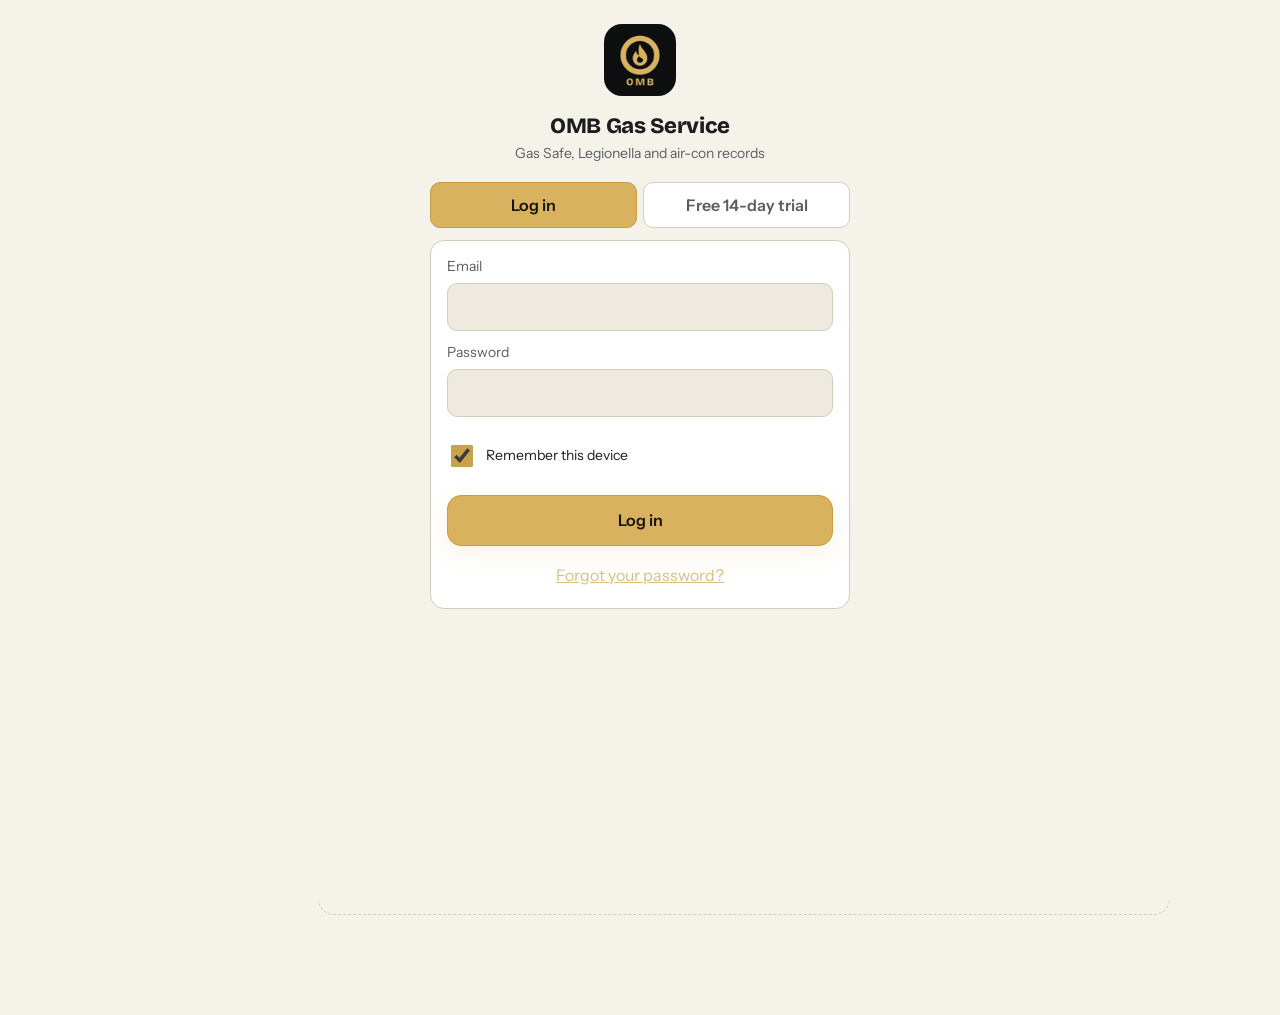
<file: index.html>
<!doctype html>
<html lang="en-GB">
<head>
<meta charset="utf-8">
<meta name="viewport" content="width=device-width, initial-scale=1, viewport-fit=cover, interactive-widget=resizes-content">
<meta http-equiv="Content-Security-Policy" content="default-src 'self'; script-src 'self'; style-src 'self' 'unsafe-inline'; img-src 'self' data: blob:; font-src 'self'; connect-src 'self' data: https://klgscnjbjglwrdqucufg.supabase.co; frame-src blob:; worker-src 'self' blob:; manifest-src 'self'; object-src 'none'; base-uri 'self'; form-action 'self'; upgrade-insecure-requests">
<meta name="theme-color" content="#0c0e10">
<meta name="apple-mobile-web-app-capable" content="yes">
<meta name="mobile-web-app-capable" content="yes">
<meta name="apple-mobile-web-app-title" content="OMB Gas">
<link rel="manifest" href="manifest.json">
<link rel="apple-touch-icon" href="icon-192.png">
<link rel="icon" href="icon-192.png">
<title>OMB Gas Service</title>
<script src="theme.js"></script>
<link rel="stylesheet" href="style.css">
</head>
<body>
<header class="bar">
  <img alt="" class="bar-logo">
  <div class="bar-title"><strong>OMB Gas Service</strong><small id="barSub">Services</small></div>
  <button type="button" id="searchBtn" class="helpbtn setbtn" aria-label="Search"><svg viewBox="0 0 24 24"><circle cx="11" cy="11" r="6.5"/><path d="M16 16l5 5"/></svg></button>
  <button type="button" id="setBtn" class="helpbtn setbtn" aria-label="Settings"><svg viewBox="0 0 24 24"><circle cx="12" cy="12" r="3"/><path d="M19 12a7 7 0 0 0-.1-1.2l2-1.5-2-3.4-2.3.9a7 7 0 0 0-2-1.2L14 3h-4l-.6 2.6a7 7 0 0 0-2 1.2l-2.3-.9-2 3.4 2 1.5A7 7 0 0 0 5 12c0 .4 0 .8.1 1.2l-2 1.5 2 3.4 2.3-.9a7 7 0 0 0 2 1.2L10 21h4l.6-2.6a7 7 0 0 0 2-1.2l2.3.9 2-3.4-2-1.5c.1-.4.1-.8.1-1.2z"/></svg></button>
  <button type="button" id="helpBtn" class="helpbtn" data-act="help" aria-label="Help">?</button>
  <span id="syncDot" class="dot" title="Sync status"></span>
</header>
<main id="view"><div class="boot"><img src="icon-192.png" alt="" width="72" height="72"><div class="bootspin"></div><p>Loading OMB Gas Service…</p></div></main>
<nav id="nav" class="tabs"></nav>
<div id="toast" class="toast" role="status"></div>
<link rel="preload" as="script" href="cal.js">
<link rel="preload" as="script" href="search.js">
<link rel="preload" as="script" href="boilertol.js">
<link rel="preload" as="script" href="tour.js">
<link rel="preload" as="script" href="data-tools.js">
<link rel="preload" as="script" href="zip-backup.js">
<link rel="preload" as="script" href="today.js">
<link rel="preload" as="script" href="register.js">
<link rel="preload" as="script" href="history.js">
<link rel="preload" as="script" href="followup.js">
<link rel="preload" as="script" href="commonfaults.js">
<link rel="preload" as="script" href="app.js">
<script src="pdf-lazy.js"></script>
<script src="addr.js"></script>
<script src="help.js"></script>
<script src="reminders.js"></script>
<script src="tools-oil.js"></script>
<script src="tools-manuals.js"></script>
<script src="tools-boilerinfo.js"></script>
<script src="tools.js"></script>
<script src="changelog.js"></script>
<script src="leg-config.js"></script>
<script src="svc-config.js"></script>
<script src="ac-config.js"></script>
<script src="oil-config.js"></script>
<script src="oform-config.js"></script>
<script src="comm-config.js"></script>
<script src="quote-config.js"></script>
<script src="sample.js"></script>
<script src="warn-config.js"></script>
<script src="pdf-inv.js"></script>
<script src="photos.js"></script>
<script src="config.js"></script>
<script src="cloud.js"></script>
<script src="store.js"></script>
</body>
</html>
</file>
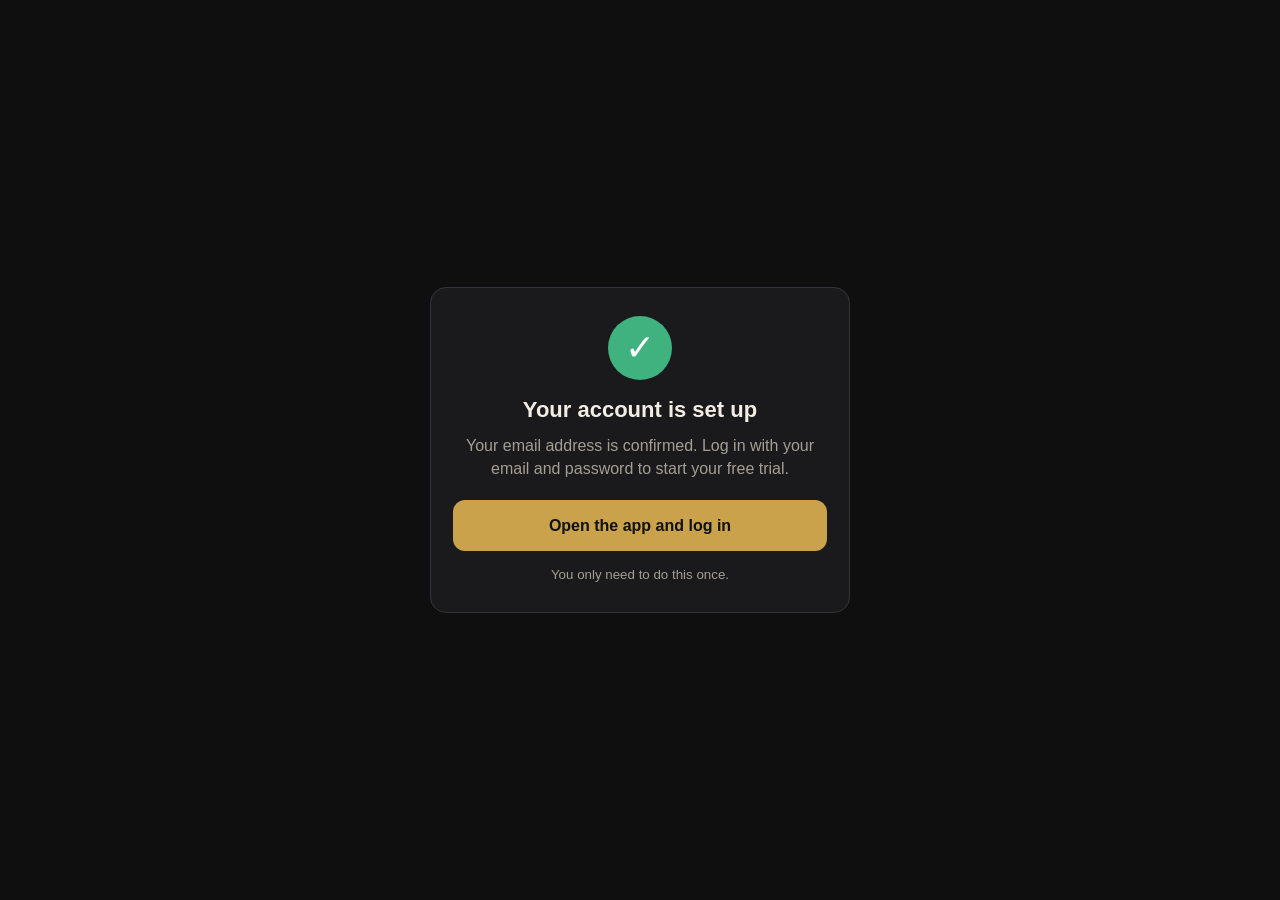
<file: welcome.html>
<!doctype html>
<html lang="en-GB">
<head>
<meta charset="utf-8">
<meta name="viewport" content="width=device-width, initial-scale=1">
<meta name="theme-color" content="#0c0c0c">
<title>Account confirmed</title>
<style>
  :root{--bg:#0f0f10;--card:#1a1a1c;--line:#34343a;--txt:#f3eee3;--mut:#a49f94;--gold:#c9a24b;--ok:#3fb27f}
  *{box-sizing:border-box}
  body{margin:0;min-height:100vh;display:flex;align-items:center;justify-content:center;padding:24px 16px;background:var(--bg);color:var(--txt);font:16px/1.45 -apple-system,BlinkMacSystemFont,"Segoe UI",Roboto,Helvetica,Arial,sans-serif}
  .card{max-width:420px;width:100%;background:var(--card);border:1px solid var(--line);border-radius:16px;padding:28px 22px;text-align:center}
  .tick{width:64px;height:64px;border-radius:50%;background:var(--ok);color:#fff;font-size:36px;line-height:64px;margin:0 auto 14px}
  h1{font-size:22px;margin:0 0 8px}
  p{color:var(--mut);margin:0 0 20px}
  a.btn{display:block;padding:14px;border-radius:12px;background:var(--gold);color:#111;font-weight:700;text-decoration:none}
  small{display:block;margin-top:14px;color:var(--mut)}
</style>
</head>
<body>
<div class="card">
  <div class="tick">&#10003;</div>
  <h1>Your account is set up</h1>
  <p>Your email address is confirmed. Log in with your email and password to start your free trial.</p>
  <a class="btn" id="go" href="./">Open the app and log in</a>
  <small>You only need to do this once.</small>
</div>
<script>try{history.replaceState(null,'',location.pathname)}catch(e){}</script>
</body>
</html>
</file>
<file: style.css>
@font-face{font-family:"Bricolage Grotesque";font-weight:700;font-display:swap;src:url(fonts/bricolage-grotesque-latin-700-normal.woff2) format("woff2")}
@font-face{font-family:"Bricolage Grotesque";font-weight:800;font-display:swap;src:url(fonts/bricolage-grotesque-latin-800-normal.woff2) format("woff2")}
@font-face{font-family:"Instrument Sans";font-weight:400;font-display:swap;src:url(fonts/instrument-sans-latin-400-normal.woff2) format("woff2")}
@font-face{font-family:"Instrument Sans";font-weight:600;font-display:swap;src:url(fonts/instrument-sans-latin-600-normal.woff2) format("woff2")}
@font-face{font-family:"JetBrains Mono";font-weight:500;font-display:swap;src:url(fonts/jetbrains-mono-latin-500-normal.woff2) format("woff2")}
:root{
  --bg:#0c0e10; --card:#15191c; --card2:#1d2327; --line:#2a3237;
  --txt:#f2efe8; --mut:#a9b1b5; --gold:#d9b25f; --gold2:#e6c778;
  --ok:#3ddc97; --bad:#e5564b; --warn:#e0a03a;
  --r:14px; --bar:#0a0a0b; --inp:#101012; --sel:#251f10; --gold-ink:#e6c778; --btn-ink:#17130a; --onbad:#fff; --glass:rgba(12,14,16,.9);
}
*{box-sizing:border-box;-webkit-tap-highlight-color:transparent}
html,body{margin:0;background:var(--bg);color:var(--txt);font:16px/1.4 "Instrument Sans",-apple-system,BlinkMacSystemFont,"Segoe UI",Roboto,Helvetica,Arial,sans-serif}
body{min-height:100vh;padding-bottom:calc(76px + env(safe-area-inset-bottom))}
.bar{position:sticky;top:0;z-index:20;display:flex;align-items:center;gap:10px;padding:8px 14px;padding-top:calc(8px + env(safe-area-inset-top));background:var(--bar);border-bottom:1px solid var(--line)}
.bar-logo{width:40px;height:40px;border-radius:8px}
.bar-title{display:flex;flex-direction:column;line-height:1.15;flex:1}
.bar-title strong{color:var(--gold2);font-size:15px;letter-spacing:.3px}
.bar-title small{color:var(--mut);font-size:12px}
.dot{width:10px;height:10px;border-radius:50%;background:#555}
.dot.ok{background:var(--ok)}.dot.err{background:var(--bad)}.dot.busy{background:var(--warn)}
main{max-width:720px;margin:0 auto;padding:14px}
h1{font-size:26px;margin:6px 0 14px;font-weight:700}
h2{font-size:18px;color:var(--txt);margin:26px 0 10px;font-weight:700}
.card{background:var(--card);border:1px solid var(--line);border-radius:var(--r);padding:14px;margin-bottom:12px}
.muted{color:var(--mut)}.small{font-size:13px}
.row{display:flex;gap:10px;align-items:center}.row.sp{justify-content:space-between}
.grow{flex:1}

/* buttons */
.btn{appearance:none;border:1.5px solid var(--line);background:transparent;color:var(--txt);padding:13px 16px;border-radius:14px;font:inherit;font-weight:600;min-height:50px;cursor:pointer}
.btn:active{transform:scale(.98)}
.btn.gold{background:var(--gold);color:var(--btn-ink);border-color:var(--gold)}
.btn.ghost{background:transparent}
.btn.danger{color:var(--bad);border-color:#5a2a26;background:transparent}
.btn.block{display:block;width:100%}
.btn[disabled]{opacity:.45;pointer-events:none}
.fab{position:fixed;right:16px;bottom:calc(88px + env(safe-area-inset-bottom));z-index:15;box-shadow:0 6px 20px rgba(0,0,0,.5)}

/* tabs */
.tabs{position:fixed;left:0;right:0;bottom:0;z-index:20;display:flex;background:var(--bar);border-top:1px solid var(--line);padding-bottom:env(safe-area-inset-bottom)}
.tabs button{flex:1;background:none;border:0;color:var(--mut);padding:12px 4px 10px;font:inherit;font-size:12px;display:flex;flex-direction:column;align-items:center;gap:3px}
.tabs button.on{color:var(--gold2)}
.tabs svg{width:22px;height:22px;stroke:currentColor;fill:none;stroke-width:1.8;stroke-linecap:round;stroke-linejoin:round}
.tabs.wiz{padding:10px 14px calc(10px + env(safe-area-inset-bottom));gap:10px}
.tabs.wiz .btn{flex:1}

/* forms */
.f{display:block;margin:0 0 16px}
.f>span{display:block;font-size:14px;color:var(--mut);margin-bottom:6px}
.f>span b{color:var(--gold)}
.f small{display:block;color:var(--mut);margin-top:5px;font-size:12px}
input,select,textarea{width:100%;background:var(--inp);color:var(--txt);border:1px solid var(--line);border-radius:12px;padding:13px 14px;font:inherit;min-height:48px}
textarea{resize:none;overflow:hidden}
input:focus,select:focus,textarea:focus{outline:2px solid var(--gold);outline-offset:0;border-color:var(--gold)}
.f.bad>span{color:var(--bad)}
.f.bad input,.f.bad textarea,.f.bad select,.f.bad .seg,.f.bad .sigwrap{border-color:var(--bad)}
.seg{display:flex;gap:8px;flex-wrap:wrap;border:1px solid transparent;border-radius:12px}
.seg button{flex:1 1 auto;min-width:64px;min-height:48px;padding:10px 14px;border-radius:12px;border:1px solid var(--line);background:var(--inp);color:var(--txt);font:inherit;font-weight:600}
.seg button.on{background:var(--gold);border-color:var(--gold);color:#17130a}
.seg button.on.pass{background:var(--ok);border-color:var(--ok);color:#06210f}
.seg button.on.fail{background:var(--bad);border-color:var(--bad);color:#fff}
.seg button.on.na{background:#6b6b73;border-color:#6b6b73;color:#fff}
.seg.wrap button{flex:0 1 auto}
.seg.cals{flex-wrap:nowrap;gap:6px}.seg.cals button{flex:1 1 0;min-width:0;padding:10px 4px;font-size:15px}
.pills{display:flex;gap:8px;margin-bottom:14px;overflow-x:auto}
.pill{flex:1;min-width:84px;padding:11px 8px;border-radius:12px;border:1px solid var(--line);background:var(--card);color:var(--txt);font:inherit;font-weight:600;text-align:center}
.pill.on{border-color:var(--gold);color:var(--gold2);background:var(--sel)}
.pill.done::after{content:" ✓";color:var(--ok)}

/* progress */
.prog{display:flex;gap:4px;margin:2px 0 14px}
.prog i{flex:1;height:5px;border-radius:3px;background:var(--line)}
.prog i.on{background:var(--gold)}
.steptitle{display:flex;justify-content:space-between;align-items:baseline;margin-bottom:10px}
.steptitle h1{margin:0}
.steptitle span{color:var(--mut);font-size:13px}

/* lists */
.item{display:block;width:100%;text-align:left;background:var(--card);border:1px solid var(--line);border-radius:var(--r);padding:13px 14px;margin-bottom:10px;color:var(--txt);font:inherit}
.item .t{font-weight:650}.item .s{color:var(--mut);font-size:13px;margin-top:2px}
.badge{display:inline-block;font-size:11px;padding:2px 8px;border-radius:99px;font-weight:700;letter-spacing:.4px;text-transform:uppercase}
.badge.draft{background:#3a2f12;color:var(--gold2)}
.badge.complete{background:#10301f;color:#6fe0a8}
.chips{display:flex;gap:8px;flex-wrap:wrap;margin:-4px 0 14px}
.chip{border:1px solid var(--line);background:var(--card2);color:var(--txt);border-radius:99px;padding:8px 12px;font:inherit;font-size:13px}
.notice{border:1px solid #5b4a1c;background:#2a2210;color:var(--gold2);border-radius:var(--r);padding:12px 14px;margin-bottom:12px;font-size:14px}
.notice.err{border-color:#5a2a26;background:#2a1412;color:#ff9b92}
.issue{display:block;width:100%;text-align:left;background:#2a1412;border:1px solid #5a2a26;color:#ffb3ac;padding:10px 12px;border-radius:10px;margin-bottom:6px;font:inherit;font-size:14px}
.kv{display:grid;grid-template-columns:120px 1fr;gap:4px 10px;font-size:14px}
.kv dt{color:var(--mut)}.kv dd{margin:0;white-space:pre-line}
.search{margin-bottom:12px}
.empty{text-align:center;color:var(--mut);padding:36px 10px}

/* signature */
.sigwrap{border:1px solid var(--line);border-radius:12px;background:#fff;position:relative;overflow:hidden}
.sigwrap canvas{display:block;width:100%;height:170px;touch-action:none}
.sigwrap .ph{position:absolute;left:0;right:0;top:50%;transform:translateY(-50%);text-align:center;color:#aaa;pointer-events:none;font-size:14px}
.sigwrap .sigline{position:absolute;left:14px;right:14px;bottom:34px;border-bottom:1px dashed #bbb;pointer-events:none}
.sigactions{display:flex;justify-content:space-between;align-items:center;margin-top:6px}
.sigactions button{background:none;border:0;color:var(--gold2);font:inherit;padding:6px 2px}

.toast{position:fixed;left:50%;bottom:calc(90px + env(safe-area-inset-bottom));transform:translate(-50%,20px);background:#fff;color:#111;padding:11px 16px;border-radius:12px;font-weight:600;opacity:0;pointer-events:none;transition:.25s;z-index:50;max-width:90vw;text-align:center}
.toast.show{opacity:1;transform:translate(-50%,0)}
.pdfok{border-color:#245c43;background:#0f2219}
@media (min-width:760px){main{padding-top:24px}}

/* keyboard open: hide the fixed bars and leave room to scroll the field into the middle */
body.kb{padding-bottom:55vh}
body.kb .tabs,body.kb .fab{display:none}

.adv{margin-top:18px}.adv summary{color:var(--mut);font-size:14px;padding:10px 2px;cursor:pointer}

/* visit picker + form tag */
.item.tog{display:flex;gap:14px;align-items:center}
.item.tog .box{flex:none;width:28px;height:28px;border-radius:8px;border:2px solid var(--line);background:var(--inp);position:relative}
.item.tog.on{border-color:var(--gold);background:var(--sel)}
.item.tog.on .box{background:var(--gold);border-color:var(--gold)}
.item.tog.on .box::after{content:"";position:absolute;left:8px;top:3px;width:7px;height:13px;border:solid #17130a;border-width:0 3px 3px 0;transform:rotate(45deg)}
.formtag{color:var(--gold2);font-size:12px;letter-spacing:1px;text-transform:uppercase;font-weight:700;margin:-4px 0 6px}

/* invoices */
.badge.unpaid{background:#3a2f12;color:var(--gold2)}
.badge.paid{background:#10301f;color:#6fe0a8}
.badge.overdue{background:#3a1512;color:#ff9b92}
.chip.on{border-color:var(--gold);color:var(--gold2);background:var(--sel)}

/* gas rate calculator + tightness readout */
.calcbtn{display:block;width:100%;margin:-4px 0 14px}
.calc{border:1px dashed var(--line);border-radius:var(--r);padding:12px;margin:-4px 0 14px;background:var(--card2)}
.calc .f{margin-bottom:12px}
.calcres{border:1px solid var(--line);border-radius:var(--r);padding:10px 12px;background:var(--card);font-size:14px}
.calcres b{color:var(--gold2)}
.calcres .row{margin-top:8px}
.tightlive{font-size:14px;font-weight:700;margin:-6px 0 14px}

.clock{font-variant-numeric:tabular-nums;font-size:24px;font-weight:700;color:var(--gold2);margin:0 0 14px;letter-spacing:.5px}

/* record list badges */
.badges{display:flex;gap:6px;flex-wrap:wrap;justify-content:flex-end}
.badge.invd{background:#10301f;color:#6fe0a8}
.badge.reqinv{background:#3a1512;color:#ff9b92}

/* fault photos */
.phs{display:flex;gap:10px;flex-wrap:wrap;margin-bottom:10px}
.ph-i{position:relative;width:96px;height:96px}
.ph-i img{width:100%;height:100%;object-fit:cover;border-radius:10px;border:1px solid var(--line);background:var(--inp)}
.ph-i button{position:absolute;top:-8px;right:-8px;width:30px;height:30px;border-radius:50%;border:0;background:var(--bad);color:#fff;font:inherit;font-size:14px;line-height:1}
.ph-add{text-align:center;cursor:pointer}

/* customer list: favourites */
.item.crow{display:flex;align-items:stretch;padding:0;overflow:hidden}
.item.crow .cmain{flex:1;text-align:left;background:none;border:0;color:inherit;font:inherit;padding:13px 14px;min-width:0}
.item.crow .heart{flex:none;width:56px;background:none;border:0;border-left:1px solid var(--line);color:var(--mut);font-size:24px}
.item.crow .heart.on{color:var(--bad)}
.ph-btns{gap:8px}.ph-btns .btn{padding:13px 8px}
.item.cpick{margin-bottom:8px}.item.cpick.on{border-color:var(--gold);background:var(--sel)}

/* ---- sign-in / subscribe screen ---- */
body.gated{overflow:hidden}
#gate{position:fixed;inset:0;z-index:100;background:var(--bg);overflow-y:auto;padding:calc(24px + env(safe-area-inset-top)) 16px 40px}
.gate-in{max-width:420px;margin:0 auto}
.gate-brand{text-align:center;margin-bottom:18px}
.gate-brand img{width:72px;height:72px;border-radius:16px;background:#fff;object-fit:contain}
.gate-brand h1{font-size:22px;margin:10px 0 2px}
.gate-brand p{margin:0;color:var(--mut);font-size:14px}
.gate-tabs{display:flex;gap:6px;margin-bottom:12px}
.gate-tabs button{flex:1;padding:11px 8px;border-radius:10px;border:1px solid var(--line);background:var(--card);color:var(--mut);font:inherit;font-weight:600}
.gate-tabs button.on{background:var(--gold);color:#111;border-color:var(--gold)}
.gate-card{background:var(--card);border:1px solid var(--line);border-radius:var(--r);padding:16px;display:flex;flex-direction:column;gap:12px}
.gate-card h2{margin:0;font-size:18px}
.gate-card label{display:flex;flex-direction:column;gap:6px;font-size:14px;color:var(--mut)}
.gate-card input{font:inherit;font-size:16px;padding:12px;border-radius:10px;border:1px solid var(--line);background:var(--card2);color:var(--txt)}
.gate-card .link{background:none;border:0;color:var(--gold2);font:inherit;padding:6px;text-decoration:underline}
.gate-small{margin:0;font-size:13px;color:var(--mut)}
.gate-err{margin:0;color:var(--bad);font-size:14px}.gate-ok{margin:0;color:var(--ok);font-size:14px}
.gate-price{text-align:center;font-size:26px;margin:4px 0}.gate-price span{font-size:13px;color:var(--mut)}

/* read-only mode when the subscription has ended */
body.locked [data-act=newRec],body.locked [data-act=newCust],body.locked [data-act=newInvBlank],body.locked [data-act=editCust],body.locked [data-act=saveCust],body.locked [data-act=delRec],body.locked [data-act=delDraft],body.locked [data-act=invFromVisit],body.locked [data-act=pickGo],body.locked [data-act=addWarn],body.locked [data-act=favCust],body.locked #view button[data-k][data-v],body.locked #view input:not(#custSearch):not([data-s]),body.locked #view textarea:not([data-s]){opacity:.35;filter:grayscale(1)}
body.locked.gated{overflow:hidden}

.itemw{position:relative;margin-bottom:10px}.itemw .item{margin-bottom:0;padding-bottom:40px}.draftdel{position:absolute;right:6px;bottom:0;background:none;border:0;color:var(--bad);font:inherit;font-size:13px;min-height:40px;padding:10px 12px;border-radius:8px}

.gate-card label.rem{flex-direction:row;align-items:center;gap:10px;color:var(--txt)}.gate-card label.rem input{width:22px;height:22px;padding:0;accent-color:var(--gold)}

#instPop{position:fixed;left:0;right:0;bottom:0;z-index:90;padding:12px 12px calc(12px + env(safe-area-inset-bottom));animation:instUp .35s ease both}
.instbox{max-width:480px;margin:0 auto;background:var(--card);border:1px solid var(--gold);border-radius:16px;padding:16px;box-shadow:0 -8px 32px rgba(0,0,0,.6)}
.insthead{display:flex;gap:12px;align-items:center;margin-bottom:12px}
.insthead img{width:48px;height:48px;border-radius:10px}
.insthead b{display:block;color:var(--gold2);font-size:17px}
.insthead span{display:block;color:var(--mut);font-size:13px;line-height:1.3}
.instbox .small{margin:0 0 10px;color:var(--txt)}
.instrow{display:flex;gap:8px;margin-top:8px}
.instrow .btn{flex:1;min-height:42px;padding:9px 8px;font-size:14px;color:var(--mut)}
@keyframes instUp{from{transform:translateY(100%);opacity:0}to{transform:none;opacity:1}}

#mailBox{position:fixed;left:0;right:0;bottom:0;z-index:95;padding:12px 12px calc(12px + env(safe-area-inset-bottom));animation:instUp .35s ease both}

header.bar .bar-logo,header.bar .bar-title{cursor:pointer;-webkit-tap-highlight-color:transparent}

.item.crow .callb{flex:none;width:56px;display:flex;align-items:center;justify-content:center;border-left:1px solid var(--line);font-size:22px;text-decoration:none;color:var(--gold)}

/* UK date fields: typed dd/mm/yyyy box + calendar button (the real date input sits invisibly over the button) */
.dt{display:flex;gap:8px;align-items:stretch}
.dt .dtx{flex:1;min-width:0}
.dtb{position:relative;flex:0 0 52px;border:1px solid var(--line);border-radius:12px;background:var(--inp);display:flex;align-items:center;justify-content:center;color:var(--gold2)}
.dtb svg{width:22px;height:22px;stroke:currentColor;fill:none;stroke-width:1.8;pointer-events:none}
.dtb input.dth{position:absolute;inset:0;width:100%;height:100%;opacity:0;padding:0;min-height:0;border:0;cursor:pointer}

.bkm{position:fixed;inset:0;background:rgba(0,0,0,.72);z-index:1000;display:flex;align-items:center;justify-content:center;padding:16px;overflow:auto}.bkm .gate-card{width:100%;max-width:420px}

.addrw .pc{margin-top:8px;max-width:190px;text-transform:uppercase}

.setbtn{display:flex;align-items:center;justify-content:center}.setbtn svg{width:18px;height:18px;fill:none;stroke:currentColor;stroke-width:1.8;stroke-linecap:round;stroke-linejoin:round}.helpbtn.on{background:var(--gold2);color:#17130a}
.helpbtn{position:relative;width:32px;height:32px;border-radius:50%;border:1.5px solid var(--gold2);background:transparent;color:var(--gold2);font-size:17px;font-weight:700;line-height:1;padding:0;cursor:pointer}
details.hlp{background:var(--card);border:1px solid var(--line);border-radius:var(--r);margin-bottom:10px}
details.hlp summary{padding:14px;font-weight:600;cursor:pointer;list-style:none;display:flex;justify-content:space-between;gap:10px}
details.hlp summary::-webkit-details-marker{display:none}
details.hlp summary::after{content:'+';color:var(--gold2);font-size:20px;line-height:1}
details.hlp[open] summary::after{content:'–'}
.hlpb{padding:0 14px 8px;font-size:15px;line-height:1.5}
.hlpb p{margin:0 0 10px}.hlpb ol,.hlpb ul{margin:0 0 10px;padding-left:22px}.hlpb li{margin-bottom:6px}

.remc{margin-bottom:12px}.remc .s{margin-top:2px}.remways{display:flex;gap:8px;flex-wrap:wrap;margin-top:10px}.remways .btn{flex:1 1 auto;min-width:0;text-align:center;text-decoration:none;padding:10px 12px;font-size:14px}

.tlrow{border:1px solid var(--line);border-radius:12px;padding:10px 12px;margin:8px 0;background:var(--card2)}
.tlrow.ok{border-color:var(--ok)}.tlrow.no{opacity:.7}.tlrow.best{box-shadow:0 0 0 2px var(--ok)}
.tlroom select{width:100%}

.tlsame{display:flex;gap:10px;align-items:flex-start;margin:0 0 12px;padding:10px 12px;border:1px solid var(--line);border-radius:12px;background:var(--card2);font-size:15px}
.tlsame input{width:22px;height:22px;flex:none;margin-top:2px}

.tlwork{margin:10px 0 0;padding:10px 12px;border-left:3px solid var(--gold);background:var(--card2);border-radius:0 10px 10px 0;font-size:13px;line-height:1.5}
.tlwork .t{font-weight:700;margin-bottom:4px}
.tlwork div{overflow-wrap:anywhere}

/* v79 polish: type, depth and finish */
h1,h2,.bar-title strong,.gate-brand h1,.steptitle h1{font-family:"Bricolage Grotesque","Instrument Sans",system-ui,sans-serif;letter-spacing:-.015em}
h1{font-weight:800;font-size:26px}
.bar{background:var(--glass);-webkit-backdrop-filter:blur(14px);backdrop-filter:blur(14px)}
.bar-logo{border-radius:10px;background:transparent}
.bar-title strong{font-size:16px;font-weight:800;letter-spacing:-.01em}
.card,.item{border-radius:16px}
.btn{border-radius:14px;transition:transform .15s,box-shadow .15s,border-color .15s}
.btn.gold{box-shadow:0 8px 22px rgba(217,178,95,.16);border-color:var(--gold)}
.btn.gold:hover{box-shadow:0 10px 28px rgba(217,178,95,.28)}
.item{transition:border-color .2s,background .2s}
.item:active{border-color:var(--gold)}
.badge{font-family:"JetBrains Mono",ui-monospace,monospace;font-weight:500;letter-spacing:.06em;font-size:10.5px}
h2{font-family:"Bricolage Grotesque","Instrument Sans",system-ui,sans-serif;font-weight:700;letter-spacing:-.005em;font-size:18px}
.clock,.calcres b,.tightlive{font-family:"JetBrains Mono",ui-monospace,monospace}
.prog i{height:4px}
.tabs{background:var(--glass);-webkit-backdrop-filter:blur(14px);backdrop-filter:blur(14px)}
.tabs button.on{position:relative}
.tabs button.on::before{content:"";position:absolute;top:0;left:30%;right:30%;height:2px;border-radius:0 0 2px 2px;background:var(--gold)}
.gate-brand img{background:transparent;border-radius:18px}
input:focus,select:focus,textarea:focus{box-shadow:0 0 0 4px rgba(217,178,95,.14)}
@media(prefers-reduced-motion:reduce){*{transition:none!important;animation:none!important}}
.btn.sec{background:var(--card);border-color:var(--line);color:var(--txt);text-align:left;display:flex;align-items:center;justify-content:space-between;gap:10px}
.btn.sec::after{content:"›";color:var(--gold);font-size:22px;line-height:1}
.btn.sec:hover{border-color:var(--gold)}
.item.crow .toolbtn{background:transparent;border:0;border-radius:0;text-align:left;padding:16px 16px;font-size:16px;font-weight:600;color:var(--txt)}
.item.crow .toolbtn:active{background:#201b0e}
.clock{font-size:20px;letter-spacing:0;white-space:nowrap}

.badge.declined{background:#26282c;color:#9aa0a8}

/* settings tabs */
.stabs{display:flex;gap:8px;overflow-x:auto;margin:0 -14px 14px;padding:2px 14px 6px;scrollbar-width:none;-webkit-overflow-scrolling:touch}
.stabs::-webkit-scrollbar{display:none}
.stabs button{flex:none;background:var(--card,#16181b);border:1px solid var(--line);color:var(--mut);border-radius:999px;padding:9px 16px;font:inherit;font-size:14px;font-weight:600;white-space:nowrap}
.stabs button.on{background:var(--gold2);border-color:var(--gold2);color:#111}
[data-stab][hidden]{display:none}
#askBox{position:fixed;left:0;right:0;bottom:0;z-index:96;padding:12px 12px calc(12px + env(safe-area-inset-bottom));animation:instUp .35s ease both}

/* every button label: a capital letter on each word (record choices such as Yes/No and make names are left as they are) */
.btn,.chip,.stabs button,.tabs button{text-transform:none}
.qres .btn{text-transform:none}

.stabs.grid{display:grid;grid-template-columns:repeat(3,1fr);overflow:visible;margin:0 0 14px;padding:0}
.stabs.grid button{padding:10px 6px;text-align:center}
.stabs.five{grid-template-columns:repeat(6,1fr)}.stabs.five button{grid-column:span 2}.stabs.five button:nth-child(n+4){grid-column:span 3}
.sethelp{display:grid;grid-template-columns:1fr 1fr;gap:8px;margin:0 0 12px}.sethelp .btn{flex:1;min-height:40px;padding:0 6px;font-size:15px;white-space:nowrap}

/* calendar */
.calhd{display:flex;align-items:center;justify-content:space-between;margin:4px 0 10px}
.calhd b{font-size:17px}
.calhd button{width:44px;height:40px;border-radius:10px;border:1px solid var(--line);background:var(--card);color:var(--txt);font:inherit;font-size:22px;line-height:1}
.calg{display:grid;grid-template-columns:repeat(7,1fr);gap:4px;margin-bottom:14px}
.calg .dn{text-align:center;font-size:11px;color:var(--mut);padding:2px 0}
.calg button{position:relative;aspect-ratio:1/1;min-height:42px;padding:0;border-radius:10px;border:1px solid var(--line);background:var(--card);color:var(--txt);font:inherit;font-size:14px;font-weight:600}
.calg button.today{border-color:var(--gold2);color:var(--gold2)}
.calg button.sel{background:var(--gold2);border-color:var(--gold2);color:#111}
.calg button i{position:absolute;left:50%;bottom:5px;width:6px;height:6px;margin-left:-3px;border-radius:50%;background:var(--gold2)}
.calg button.sel i{background:#111}
[data-ctab][hidden]{display:none}
.btn[hidden]{display:none}

.helpbtn::after{content:"";position:absolute;inset:-7px}   /* 46px tap area, same look */
/* wide screens: keep the bottom bar in the same column as the page instead of spreading across the whole window */
@media (min-width:760px){.tabs{padding-left:calc(50% - 360px);padding-right:calc(50% - 360px)}.tabs.wiz{padding-left:calc(50% - 346px);padding-right:calc(50% - 346px)}}
@media (min-width:760px){.calg button{aspect-ratio:auto;height:54px}}   /* wide screens: shorter day boxes so the whole month fits */

.boot{display:flex;flex-direction:column;align-items:center;justify-content:center;gap:16px;min-height:60vh;color:var(--mut)}.boot img{border-radius:16px}.boot p{margin:0;font-size:14px}.bootspin{width:26px;height:26px;border:3px solid var(--line);border-top-color:var(--gold);border-radius:50%;animation:bootspin .9s linear infinite}@keyframes bootspin{to{transform:rotate(360deg)}}@media (prefers-reduced-motion:reduce){.bootspin{animation:none}}

/* ---------- light mode ---------- */
html[data-theme=light]{color-scheme:light;--bg:#f5f2ea;--card:#ffffff;--card2:#efeadf;--line:#d4cdbb;--txt:#1b1d1f;--mut:#585f63;--gold:#d9b25f;--gold2:#7a5a10;--gold-ink:#7a5a10;--ok:#17794a;--bad:#b3261e;--warn:#8a5a00;--bar:#ffffff;--inp:#ffffff;--sel:#f6ebcf;--glass:rgba(255,255,255,.92)}
html[data-theme=light] .btn.gold,html[data-theme=light] .seg button.on,html[data-theme=light] .stabs button.on,html[data-theme=light] .calg button.sel,html[data-theme=light] .gate-tabs button.on,html[data-theme=light] .helpbtn.on{background:#d9b25f;border-color:#c79d3f;color:#1a1405}
html[data-theme=light] .calg button.sel i{background:#1a1405}
html[data-theme=light] .seg button.on.pass{background:#17794a;border-color:#17794a;color:#fff}
html[data-theme=light] .badge.draft,html[data-theme=light] .badge.unpaid{background:#f3e7c4;color:#6b4d08}
html[data-theme=light] .badge.complete,html[data-theme=light] .badge.paid,html[data-theme=light] .badge.invd{background:#d8f0e2;color:#0f5c37}
html[data-theme=light] .badge.overdue,html[data-theme=light] .badge.reqinv{background:#fbdcd8;color:#8f1f17}
html[data-theme=light] .badge.declined{background:#e6e4de;color:#585f63}
html[data-theme=light] .notice{border-color:#d9c387;background:#fbf3da;color:#5a420a}
html[data-theme=light] .notice.err,html[data-theme=light] .issue{border-color:#e2a7a0;background:#fdeceb;color:#8f1f17}
html[data-theme=light] .btn.danger{border-color:#e2a7a0}
html[data-theme=light] .pdfok{border-color:#9ccdb4;background:#e7f5ed}
html[data-theme=light] .toast{background:#1b1d1f;color:#fff}
html[data-theme=light] .item.crow .toolbtn:active{background:#efe6c8}
html[data-theme=light] .bar-title strong{color:#7a5a10}
html[data-theme=light] .pill.on{background:#f6ebcf}
@media(prefers-color-scheme:dark){html:not([data-theme]){color-scheme:dark}}

/* ---------- today screen ---------- */
.tag{display:inline-flex;align-items:center;gap:6px;font-size:13px;font-weight:600;white-space:nowrap}
.tag i{width:9px;height:9px;border-radius:50%;background:currentColor;display:inline-block}
.tag.ok{color:var(--ok)}.tag.warn{color:var(--warn)}.tag.bad{color:var(--bad)}.tag.gold{color:var(--gold-ink)}.tag.mut{color:var(--mut)}
.newbtn{display:flex;align-items:center;justify-content:center;gap:10px;width:100%;min-height:58px;border-radius:16px;font-size:18px;margin:4px 0 18px}
.nextjob{background:var(--card);border:1.5px solid var(--gold);border-radius:18px;padding:16px;margin-bottom:14px;display:flex;flex-direction:column;gap:12px}
.nextjob .big{font-size:21px;font-weight:700}
.nextjob .when{font-size:22px;font-weight:800}
.nextjob .acts{display:flex;gap:8px}.nextjob .acts .btn{flex:1;text-align:center;text-decoration:none;display:flex;align-items:center;justify-content:center;padding:10px 6px}
.line{display:flex;align-items:center;gap:12px;background:var(--card);border:1px solid var(--line);border-radius:14px;padding:12px 14px;min-height:60px;margin-bottom:8px;width:100%;text-align:left;color:var(--txt);font:inherit}
.line .main{flex:1;min-width:0}.line .main b{display:block}.line .main span{display:block;color:var(--mut);font-size:14px}
.line .btn{min-height:44px;padding:8px 14px;font-size:14px}
.sechead{display:flex;justify-content:space-between;align-items:center;margin:22px 0 10px}.sechead h2{margin:0}.sechead .btn{min-height:44px;padding:8px 14px;font-size:14px}
.sheetbg{position:fixed;inset:0;z-index:60;background:rgba(0,0,0,.55);display:flex;align-items:flex-end;justify-content:center}
.sheet{width:100%;max-width:720px;max-height:88vh;overflow:auto;background:var(--card);border-radius:24px 24px 0 0;padding:12px 16px calc(20px + env(safe-area-inset-bottom));box-shadow:0 -12px 40px rgba(0,0,0,.45)}
.sheet .grab{width:44px;height:5px;border-radius:3px;background:var(--line);margin:0 auto 12px}
.sheet h2{margin:4px 0 8px}
.sheet .lab{color:var(--mut);font-size:14px;font-weight:600;margin:14px 2px 6px}
.sheet .opt{display:flex;align-items:center;gap:14px;min-height:56px;width:100%;padding:0 14px;border-radius:14px;background:var(--card2);border:0;color:var(--txt);font:inherit;font-weight:600;text-align:left;margin-bottom:8px}
.sheet .opt small{display:block;color:var(--mut);font-weight:400;font-size:13px}
.checklist .ci{display:flex;align-items:center;gap:14px;background:var(--card);border:1px solid var(--line);border-radius:14px;padding:12px 14px;min-height:60px;margin-bottom:8px}
.checklist .ci .ck{width:28px;height:28px;border-radius:50%;border:2px solid var(--line);flex:none;display:flex;align-items:center;justify-content:center;font-size:15px;font-weight:800;color:#0c0e10}
.checklist .ci.done .ck{background:var(--ok);border-color:var(--ok)}
.checklist .ci .tx{flex:1}.checklist .ci .tx span{display:block;color:var(--mut);font-size:14px}
.checklist .prog{height:8px;border-radius:4px;background:var(--card2);overflow:hidden;margin:6px 0 14px}.checklist .prog div{height:8px;background:var(--gold)}
.badge{font-family:"Instrument Sans",system-ui,sans-serif;font-size:12.5px;font-weight:700;letter-spacing:0;text-transform:none;padding:3px 10px}
.bar-title small,.small{font-size:13.5px}

/* laptop / desktop (v204): side menu instead of the bottom bar, wider page, hover states */
@media (min-width:1000px){
  .tabs:not(.wiz){top:58px;left:0;right:auto;bottom:0;width:208px;flex-direction:column;justify-content:flex-start;gap:4px;padding:16px 12px;border-top:0;border-right:1px solid var(--line)}
  .tabs:not(.wiz) button{flex:none;flex-direction:row;justify-content:flex-start;gap:12px;padding:12px 14px;font-size:15px;font-weight:600;border-radius:12px;text-align:left}
  .tabs:not(.wiz) button.on{background:rgba(214,176,92,.16)}
  .tabs:not(.wiz) button.on::before{top:22%;bottom:22%;left:0;right:auto;width:3px;height:auto;border-radius:0 3px 3px 0}
  body:has(#nav:not(.wiz)) main{max-width:880px;margin-left:max(232px,calc(208px + (100vw - 208px - 880px) / 2));margin-right:auto}
  body:has(#nav:not(.wiz)) .fab{bottom:24px}
  body:has(#nav:not(.wiz)) .toast{bottom:28px}
  main{padding-top:28px}
}
@media (hover:hover) and (min-width:760px){
  .tabs button:hover{color:var(--gold2)}
  .tabs:not(.wiz) button:hover{background:rgba(214,176,92,.10)}
  .btn:not(:disabled):hover,.chip:hover{filter:brightness(1.04);cursor:pointer}
  .card[data-act]:hover,.row[data-act]:hover,.li[data-act]:hover{border-color:var(--gold);cursor:pointer}
}
:focus-visible{outline:2px solid var(--gold);outline-offset:2px}

/* v226: "More" menu on the appointment page */
details.more>summary{list-style:none;cursor:pointer;display:flex;align-items:center;justify-content:center;min-height:52px;border-radius:14px;border:1px solid var(--line);background:transparent;color:var(--txt);font-weight:600}
details.more>summary::-webkit-details-marker{display:none}
details.more>summary::after{content:'\25BE';margin-left:8px;transition:transform .15s}
details.more[open]>summary::after{transform:rotate(180deg)}
details.more>summary:focus-visible{outline:2px solid var(--gold2);outline-offset:2px}

/* v226: quick action row on a customer */
.qkrow{display:grid;grid-template-columns:repeat(4,1fr);gap:8px;margin:0 0 12px}
.qk{display:flex;flex-direction:column;align-items:center;justify-content:center;gap:4px;min-height:64px;border-radius:14px;border:1px solid var(--line);background:var(--card);color:var(--txt);font:inherit;font-size:13px;font-weight:600;text-decoration:none;cursor:pointer}
.qk span{font-size:20px;line-height:1}
.qk.off{opacity:.4;cursor:default}
.qk:not(.off):hover{border-color:var(--gold)}
.qk:focus-visible{outline:2px solid var(--gold2);outline-offset:2px}

/* v226: Today timeline */
.tl{position:relative;margin-left:2px}
.tl::before{content:'';position:absolute;left:25px;top:8px;bottom:8px;width:2px;background:var(--line)}
.tlrow{position:relative}
.tltime{width:52px;flex:none;font-variant-numeric:tabular-nums}
.tlgap{margin:-2px 0 6px 42px;font-size:13px;color:var(--mut);position:relative}

/* v226: friendlier empty screens */
.empty{border:1.5px dashed var(--line);border-radius:16px;margin:10px 0;line-height:1.5}
/* manufacturer figures: (i) button beside a reading and green / red guide colour */
.remI{display:inline-flex;align-items:center;justify-content:center;flex:none;width:36px;height:36px;touch-action:manipulation;padding:0;border-radius:50%;border:1.5px solid var(--gold);background:transparent;color:var(--gold2);font:italic 700 15px Georgia,serif;vertical-align:middle;cursor:pointer}
.tolI{display:inline-flex;align-items:center;justify-content:center;width:32px;height:32px;margin-left:8px;touch-action:manipulation;padding:0;border-radius:50%;border:1.5px solid var(--gold);background:transparent;color:var(--gold2);font:italic 700 15px Georgia,serif;vertical-align:middle;cursor:pointer}
.f.tolok input{border-color:var(--ok)}.f.tolok>span{color:var(--ok)}
.f.tolbad input{border-color:var(--bad)}.f.tolbad>span{color:var(--bad)}
/* manufacturer data sheet panel */
.dsheet{border:1px solid var(--gold);border-radius:14px;overflow:hidden;background:var(--card)}
.dshead{background:var(--gold);color:#1b1608;padding:14px 16px 12px}
.dshead h2{margin:2px 0 6px;font-size:21px;line-height:1.2;color:#1b1608}
.dskick{display:block;font-size:12px;font-weight:700;letter-spacing:.02em}
.dsgc{display:inline-block;background:#1b1608;color:var(--gold2);border-radius:999px;padding:3px 12px;font-size:13px;font-weight:700}
.dstable{width:100%;border-collapse:collapse}
.dstable th,.dstable td{padding:12px 14px;text-align:left;vertical-align:top;font-size:15px}
.dstable th{font-weight:600;width:56%}
.dstable td{font-weight:800;text-align:right;font-size:17px;font-variant-numeric:tabular-nums}
.dstable tr:nth-child(odd){background:rgba(212,168,75,.14)}
.dstable tr+tr{border-top:1px solid rgba(212,168,75,.25)}
.dsfoot{margin:0;padding:10px 14px 12px;font-size:12px;color:var(--mut,#8a8576);border-top:1px solid var(--gold)}
.dsmake{font-size:14px;font-weight:700;margin-top:6px;opacity:.85}

.bt2>.f.grow{flex:1 1 0;min-width:0}.bt2>.f:not(.grow){flex:0 0 96px;min-width:0}
</file>
